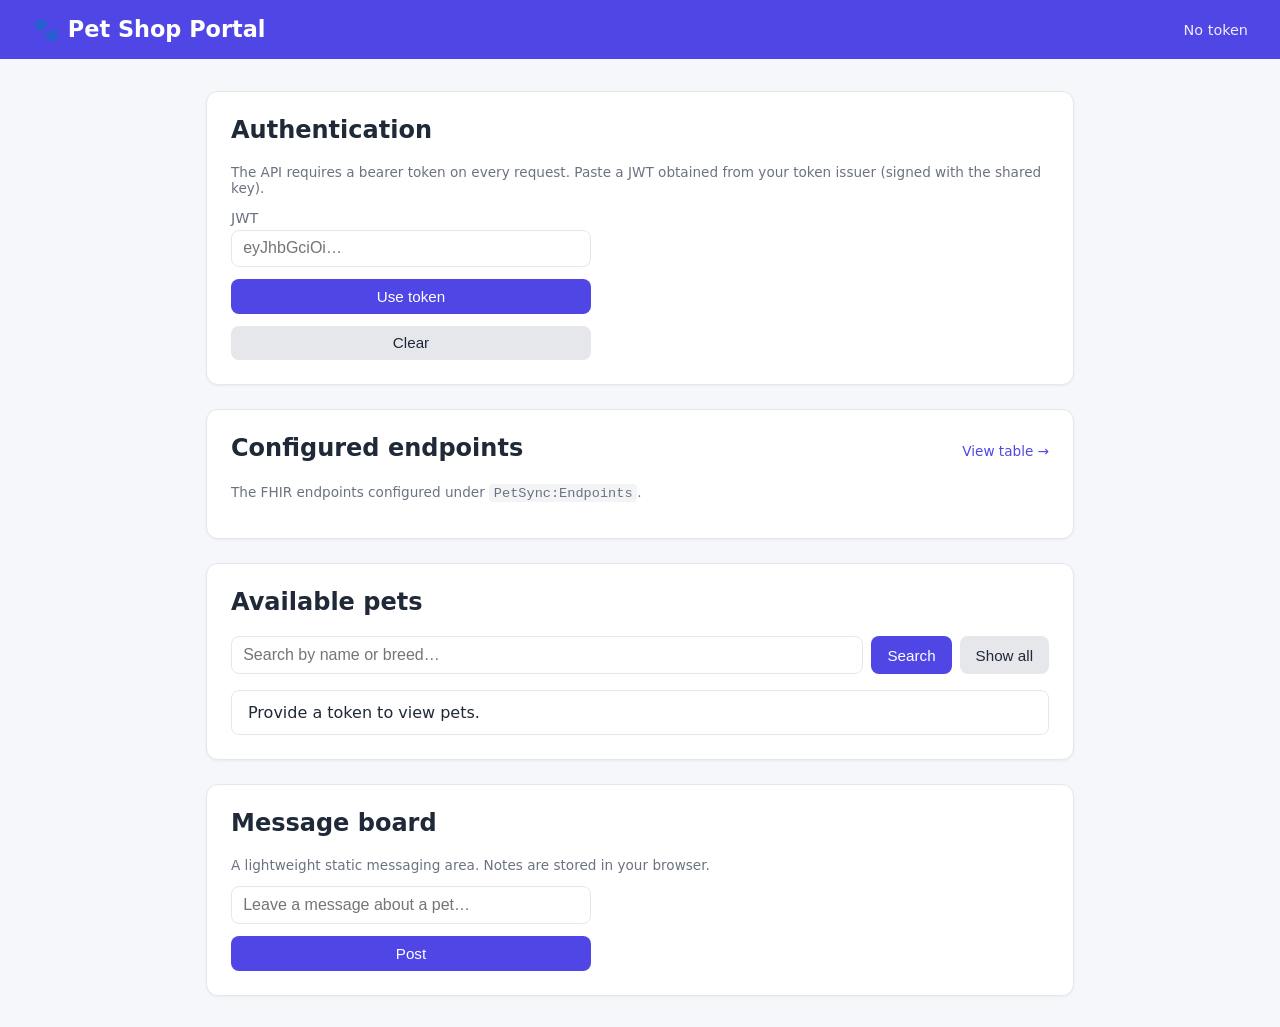
<file: src/PetShop.Api/wwwroot/index.html>
<!DOCTYPE html>
<html lang="en">
<head>
    <meta charset="utf-8" />
    <meta name="viewport" content="width=device-width, initial-scale=1" />
    <title>Pet Shop — Portal</title>
    <link rel="stylesheet" href="css/site.css" />
</head>
<body>
    <header class="topbar">
        <h1>🐾 Pet Shop Portal</h1>
        <div id="authStatus" class="auth-status">No token</div>
    </header>

    <main>
        <!-- Provide a token -->
        <section class="card" id="authCard">
            <h2>Authentication</h2>
            <p class="hint">The API requires a bearer token on every request. Paste a JWT
                obtained from your token issuer (signed with the shared key).</p>
            <form id="tokenForm">
                <label>JWT <input id="tokenInput" placeholder="eyJhbGciOi…" autocomplete="off" /></label>
                <button type="submit">Use token</button>
                <button type="button" id="clearTokenBtn" class="secondary">Clear</button>
            </form>
        </section>

        <!-- Configured endpoints -->
        <section class="card">
            <div class="card-head">
                <h2>Configured endpoints</h2>
                <a class="back-link" href="/endpoints">View table →</a>
            </div>
            <p class="hint">The FHIR endpoints configured under <code>PetSync:Endpoints</code>.</p>
        </section>

        <!-- Pets -->
        <section class="card">
            <h2>Available pets</h2>
            <div class="search-row">
                <input id="searchTerm" placeholder="Search by name or breed…" />
                <button id="searchBtn">Search</button>
                <button id="refreshBtn" class="secondary">Show all</button>
            </div>
            <ul id="petList" class="pet-list"></ul>
        </section>

        <!-- Messaging board (static, client-side) -->
        <section class="card">
            <h2>Message board</h2>
            <p class="hint">A lightweight static messaging area. Notes are stored in your browser.</p>
            <form id="messageForm">
                <input id="messageInput" placeholder="Leave a message about a pet…" />
                <button type="submit">Post</button>
            </form>
            <ul id="messageList" class="message-list"></ul>
        </section>
    </main>

    <script src="js/app.js"></script>
</body>
</html>
</file>
<file: src/PetShop.Api/wwwroot/css/site.css>
:root {
    --bg: #f5f7fa;
    --card: #ffffff;
    --accent: #4f46e5;
    --accent-dark: #4338ca;
    --text: #1f2937;
    --muted: #6b7280;
    --border: #e5e7eb;
}

* { box-sizing: border-box; }

body {
    margin: 0;
    font-family: system-ui, -apple-system, "Segoe UI", Roboto, sans-serif;
    background: var(--bg);
    color: var(--text);
}

.topbar {
    display: flex;
    align-items: center;
    justify-content: space-between;
    padding: 1rem 2rem;
    background: var(--accent);
    color: #fff;
}

.topbar h1 { margin: 0; font-size: 1.4rem; }
.auth-status { font-size: .9rem; opacity: .9; }

.topnav { display: flex; gap: 1.25rem; }
.topnav a { color: #fff; text-decoration: none; font-size: .9rem; opacity: .9; }
.topnav a:hover { opacity: 1; text-decoration: underline; }

main {
    max-width: 900px;
    margin: 2rem auto;
    padding: 0 1rem;
    display: grid;
    gap: 1.5rem;
}

.card {
    background: var(--card);
    border: 1px solid var(--border);
    border-radius: 12px;
    padding: 1.5rem;
    box-shadow: 0 1px 3px rgba(0,0,0,.05);
}

.card h2 { margin-top: 0; }

form { display: flex; flex-direction: column; gap: .75rem; max-width: 360px; }
label { display: flex; flex-direction: column; gap: .25rem; font-size: .9rem; color: var(--muted); }

input {
    padding: .55rem .7rem;
    border: 1px solid var(--border);
    border-radius: 8px;
    font-size: 1rem;
}

button {
    padding: .55rem 1rem;
    border: none;
    border-radius: 8px;
    background: var(--accent);
    color: #fff;
    font-size: .95rem;
    cursor: pointer;
}
button:hover { background: var(--accent-dark); }
button.secondary { background: #e5e7eb; color: var(--text); }

.search-row { display: flex; gap: .5rem; margin-bottom: 1rem; }
.search-row input { flex: 1; }

.pet-list, .message-list { list-style: none; padding: 0; margin: 0; display: grid; gap: .5rem; }

.pet-list li {
    display: flex;
    justify-content: space-between;
    padding: .75rem 1rem;
    border: 1px solid var(--border);
    border-radius: 8px;
}
.pet-list .price { font-weight: 600; color: var(--accent); }
.pet-list .breed { color: var(--muted); font-size: .85rem; }

.message-list li {
    padding: .6rem .9rem;
    background: #f9fafb;
    border-left: 3px solid var(--accent);
    border-radius: 6px;
}
.message-list .time { display: block; font-size: .75rem; color: var(--muted); }

.hint { color: var(--muted); font-size: .85rem; }
.hint code { background: #f3f4f6; padding: .1rem .3rem; border-radius: 4px; }

.card-head { display: flex; align-items: baseline; justify-content: space-between; gap: 1rem; }
.card-head h2 { margin-bottom: .5rem; }
.back-link { color: var(--accent); text-decoration: none; font-size: .85rem; }
.back-link:hover { text-decoration: underline; }

/* Horizontal scroll on narrow screens instead of squeezing the URL columns. */
.table-wrap { overflow-x: auto; margin-top: 1rem; }

.data-table {
    width: 100%;
    border-collapse: collapse;
    font-size: .85rem;
}

.data-table th, .data-table td {
    text-align: left;
    padding: .6rem .75rem;
    border-bottom: 1px solid var(--border);
    vertical-align: top;
}

.data-table th {
    background: #f9fafb;
    color: var(--muted);
    font-weight: 600;
    white-space: nowrap;
}

.data-table tbody tr:last-child td { border-bottom: none; }
.data-table tbody tr:hover td { background: #f9fafb; }
.data-table td a { color: var(--accent); word-break: break-all; }
.data-table .empty { color: var(--muted); text-align: center; padding: 1.25rem; }
</file>
